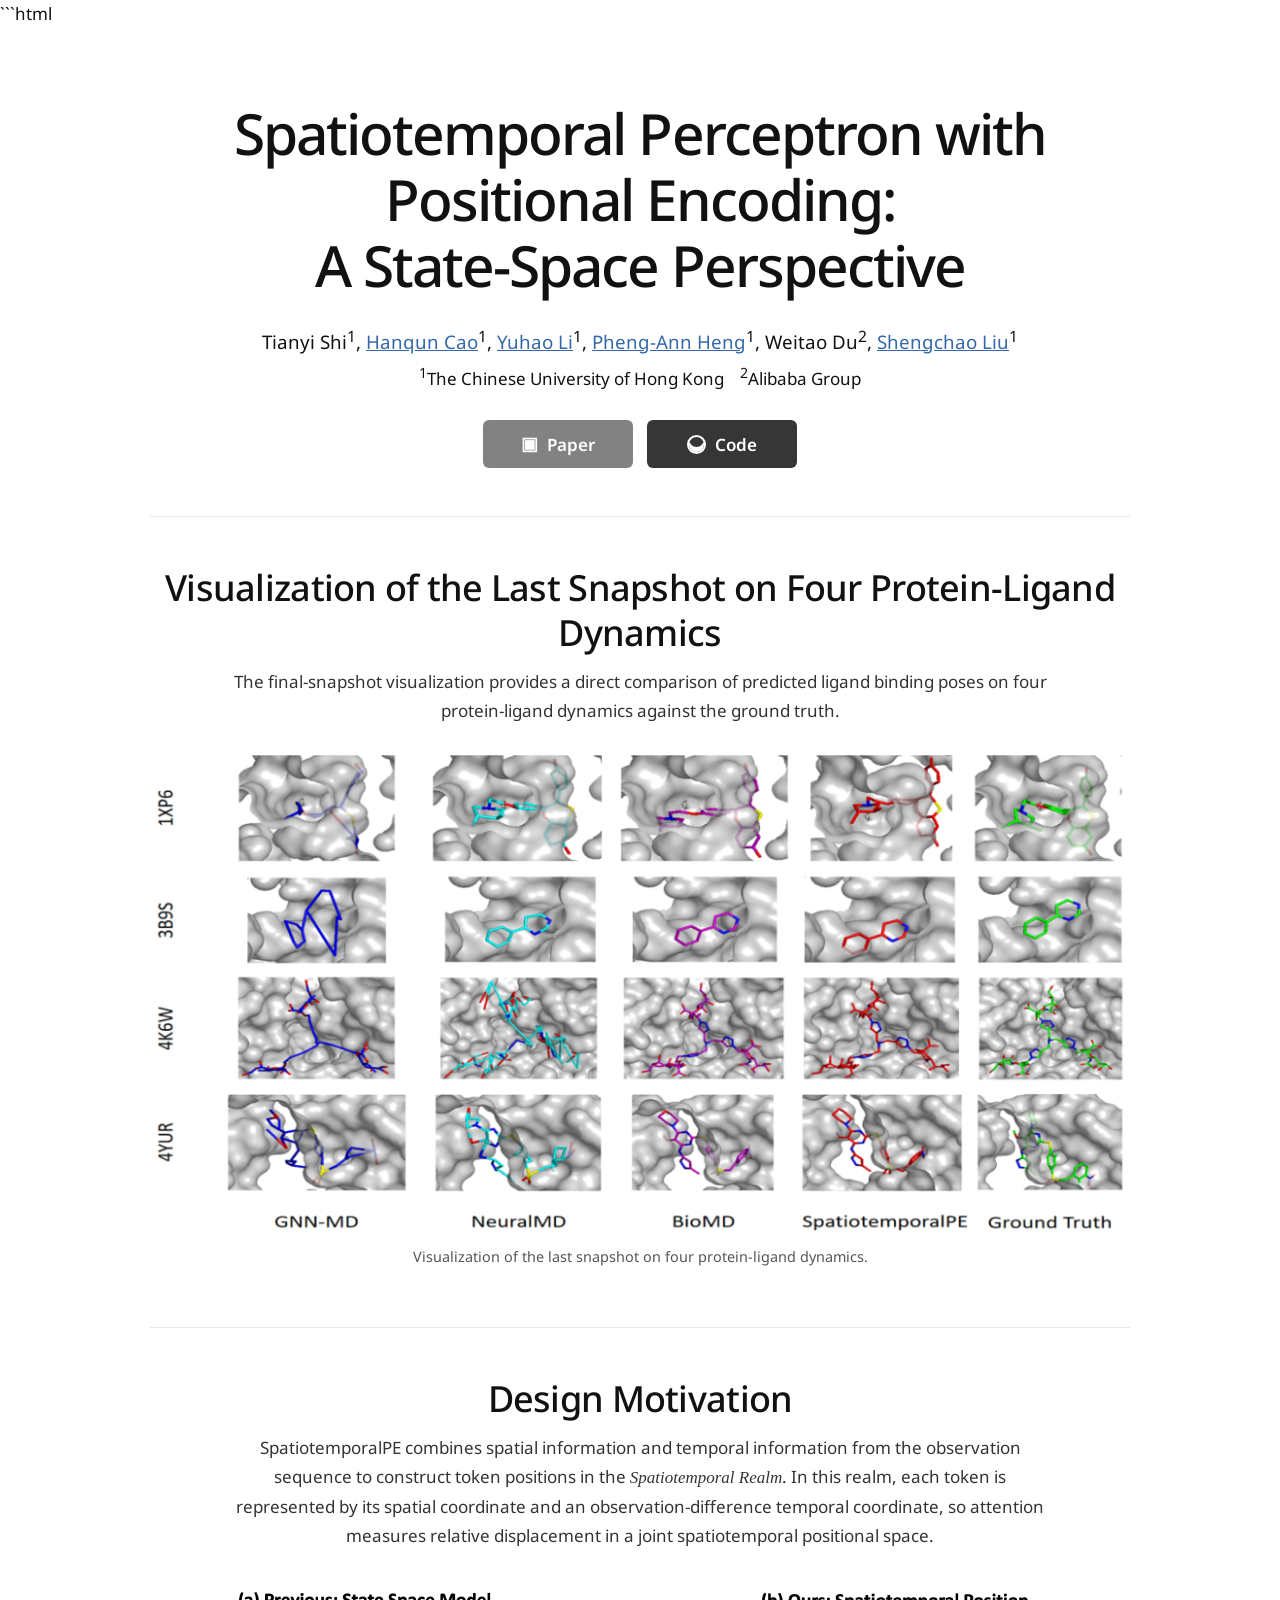
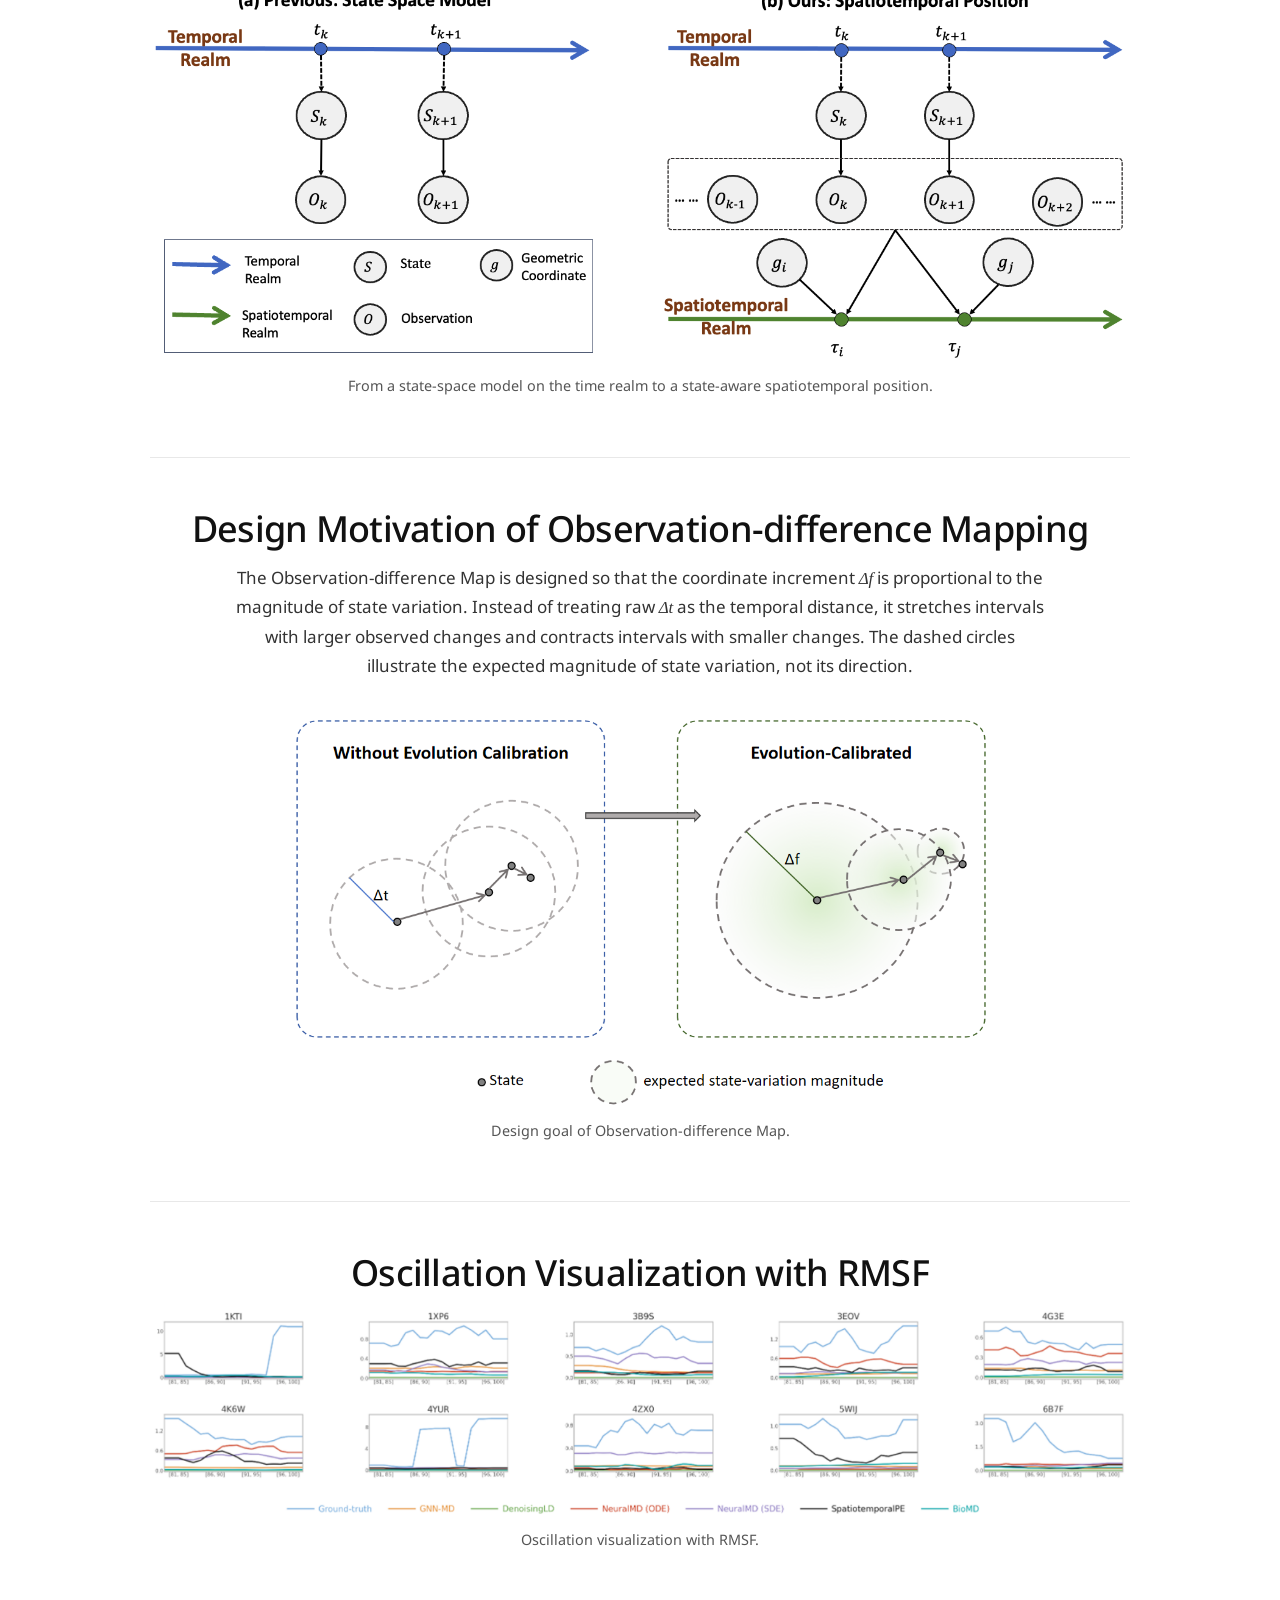
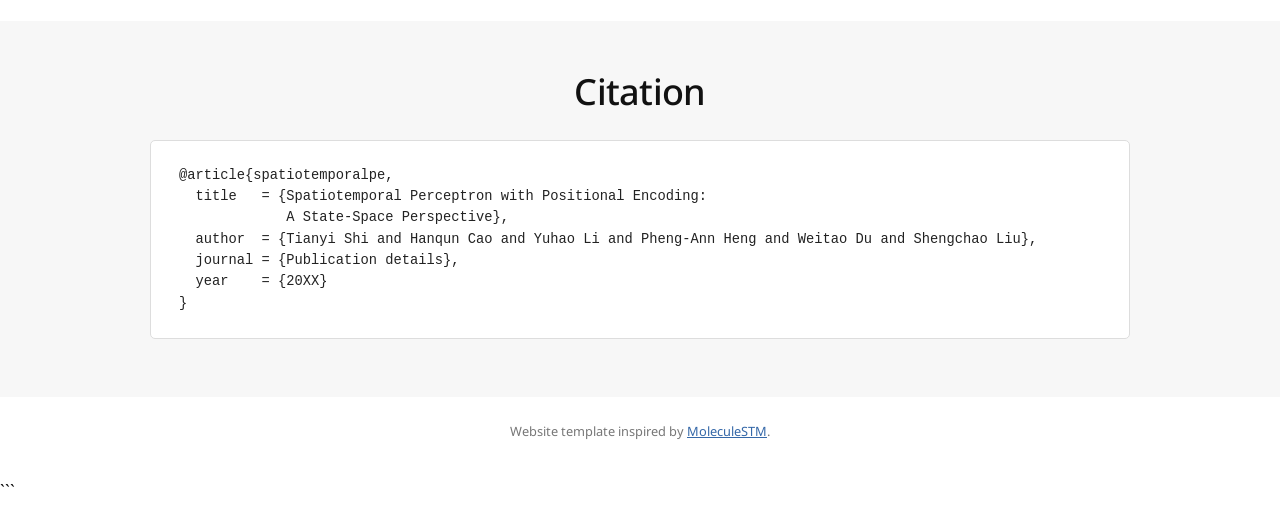
<file: index.html>
```html
<!doctype html>
<html lang="en">
  <head>
    <meta charset="UTF-8" />
    <meta name="viewport" content="width=device-width, initial-scale=1.0" />
    <meta
      name="description"
      content="SpatiotemporalPE: a positional encoding that calibrates temporal distance using observed state variation."
    />
    <title>SpatiotemporalPE</title>
    <link rel="preconnect" href="https://fonts.googleapis.com" />
    <link rel="preconnect" href="https://fonts.gstatic.com" crossorigin />
    <link
      href="https://fonts.googleapis.com/css2?family=Google+Sans:wght@400;500;700&family=Noto+Sans:wght@400;600;700&display=swap"
      rel="stylesheet"
    />
    <link rel="stylesheet" href="style.css" />
  </head>
  <body>
    <main>
      <section class="hero container">
        <h1>
          Spatiotemporal Perceptron with Positional Encoding:
          <span>A State-Space Perspective</span>
        </h1>

        <div class="authors" aria-label="Authors">
          <span>Tianyi Shi</span><sup>1</sup>,
          <a href="https://chq1155.github.io/" target="_blank" rel="noopener noreferrer">Hanqun Cao</a><sup>1</sup>,
          <a href="https://liyuhao.com.cn/" target="_blank" rel="noopener noreferrer">Yuhao Li</a><sup>1</sup>,
          <a href="https://www.cse.cuhk.edu.hk/~pheng/" target="_blank" rel="noopener noreferrer">Pheng-Ann Heng</a><sup>1</sup>,
          <span>Weitao Du</span><sup>2</sup>,
          <a href="https://chao1224.github.io/" target="_blank" rel="noopener noreferrer">Shengchao Liu</a><sup>1</sup>
        </div>

        <p class="venue">
          <sup>1</sup>The Chinese University of Hong Kong &nbsp;&nbsp;
          <sup>2</sup>Alibaba Group
        </p>

        <nav class="links" aria-label="Project links">
          <a class="button disabled" href="#" aria-disabled="true" tabindex="-1">
            <span class="button-icon">▣</span>
            Paper
          </a>
          <a
            class="button"
            href="https://github.com/sty-1112/TemporalPE"
            target="_blank"
            rel="noreferrer"
          >
            <span class="button-icon github-icon" aria-hidden="true"></span>
            Code
          </a>
        </nav>
      </section>

      <section class="paper-section container">
        <h2>Visualization of the Last Snapshot on Four Protein-Ligand Dynamics</h2>
        <p>
          The final-snapshot visualization provides a direct comparison of
          predicted ligand binding poses on four protein-ligand dynamics against
          the ground truth.
        </p>
        <figure>
          <img
            src="assets/figure-3b.png"
            alt="Final snapshot visualizations for four protein-ligand dynamics"
          />
          <figcaption>
            Visualization of the last snapshot on four protein-ligand dynamics.
          </figcaption>
        </figure>
      </section>

      <section class="paper-section container">
        <h2>Design Motivation</h2>
        <p>
          SpatiotemporalPE combines spatial information and temporal information
          from the observation sequence to construct token positions in the
          <span class="math">Spatiotemporal Realm</span>. In this realm, each
          token is represented by its spatial coordinate and an
          observation-difference temporal coordinate, so attention measures
          relative displacement in a joint spatiotemporal positional space.
        </p>
        <figure>
          <img
            src="assets/figure-1.png"
            alt="Comparison between raw time and the SpatiotemporalPE position"
          />
          <figcaption>
            From a state-space model on the time realm to a state-aware
            spatiotemporal position.
          </figcaption>
        </figure>
      </section>

      <section class="paper-section container">
        <h2>Design Motivation of Observation-difference Mapping</h2>
        <p>
          The Observation-difference Map is designed so that the coordinate
          increment <span class="math">Δf</span> is proportional to the magnitude
          of state variation. Instead of treating raw
          <span class="math">Δt</span> as the temporal distance, it stretches
          intervals with larger observed changes and contracts intervals with
          smaller changes. The dashed circles illustrate the expected magnitude
          of state variation, not its direction.
        </p>
        <figure class="narrow">
          <img
            src="assets/figure-2b.png"
            alt="Design goal of the observation-difference map"
          />
          <figcaption>
            Design goal of Observation-difference Map.
          </figcaption>
        </figure>
      </section>

      <section class="paper-section container">
        <h2>Oscillation Visualization with RMSF</h2>
        <figure>
          <img
            src="assets/figure-3a.png"
            alt="RMSF oscillation curves for protein-ligand trajectories"
          />
          <figcaption>
            Oscillation visualization with RMSF.
          </figcaption>
        </figure>
      </section>

      <section class="citation-section">
        <div class="container">
          <h2>Citation</h2>
          <pre><code>@article{spatiotemporalpe,
  title   = {Spatiotemporal Perceptron with Positional Encoding:
             A State-Space Perspective},
  author  = {Tianyi Shi and Hanqun Cao and Yuhao Li and Pheng-Ann Heng and Weitao Du and Shengchao Liu},
  journal = {Publication details},
  year    = {20XX}
}</code></pre>
        </div>
      </section>
    </main>

    <footer>
      <p>
        Website template inspired by
        <a href="https://chao1224.github.io/MoleculeSTM">MoleculeSTM</a>.
      </p>
    </footer>
  </body>
</html>
```
</file>
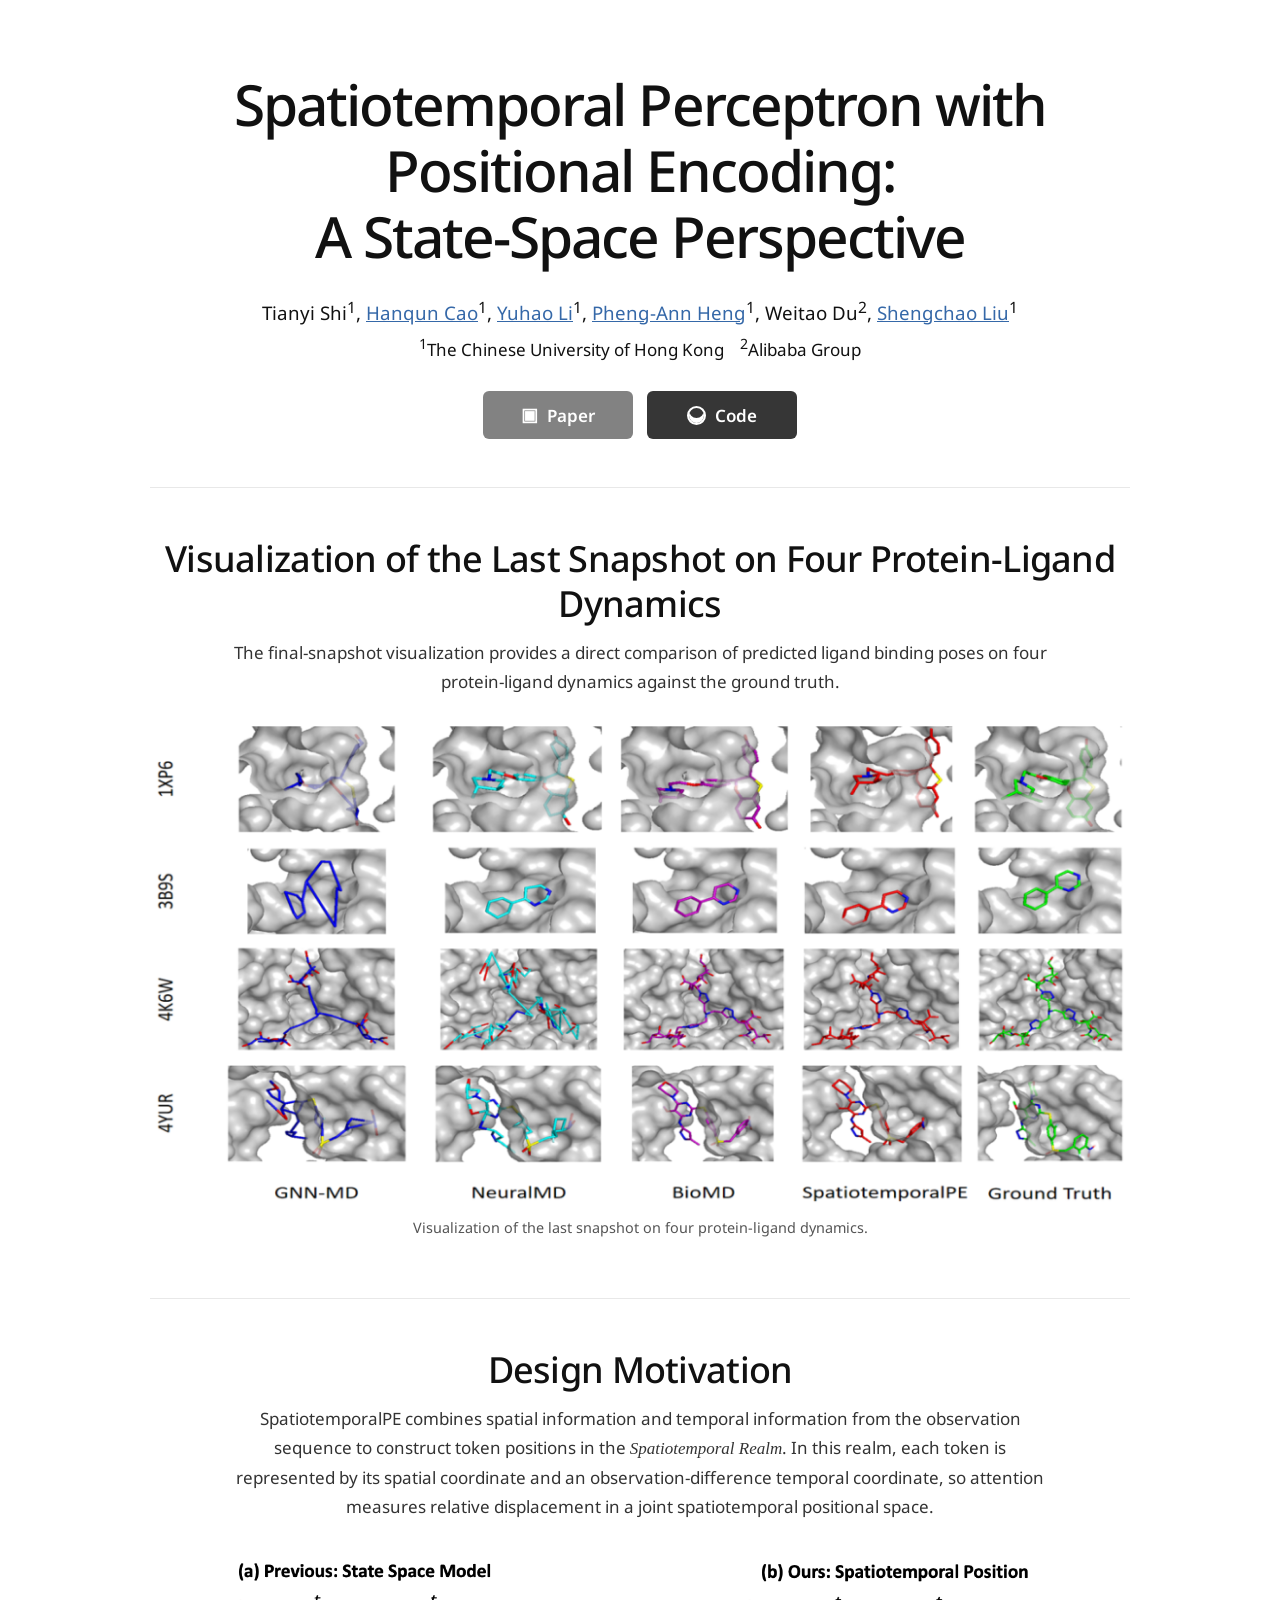
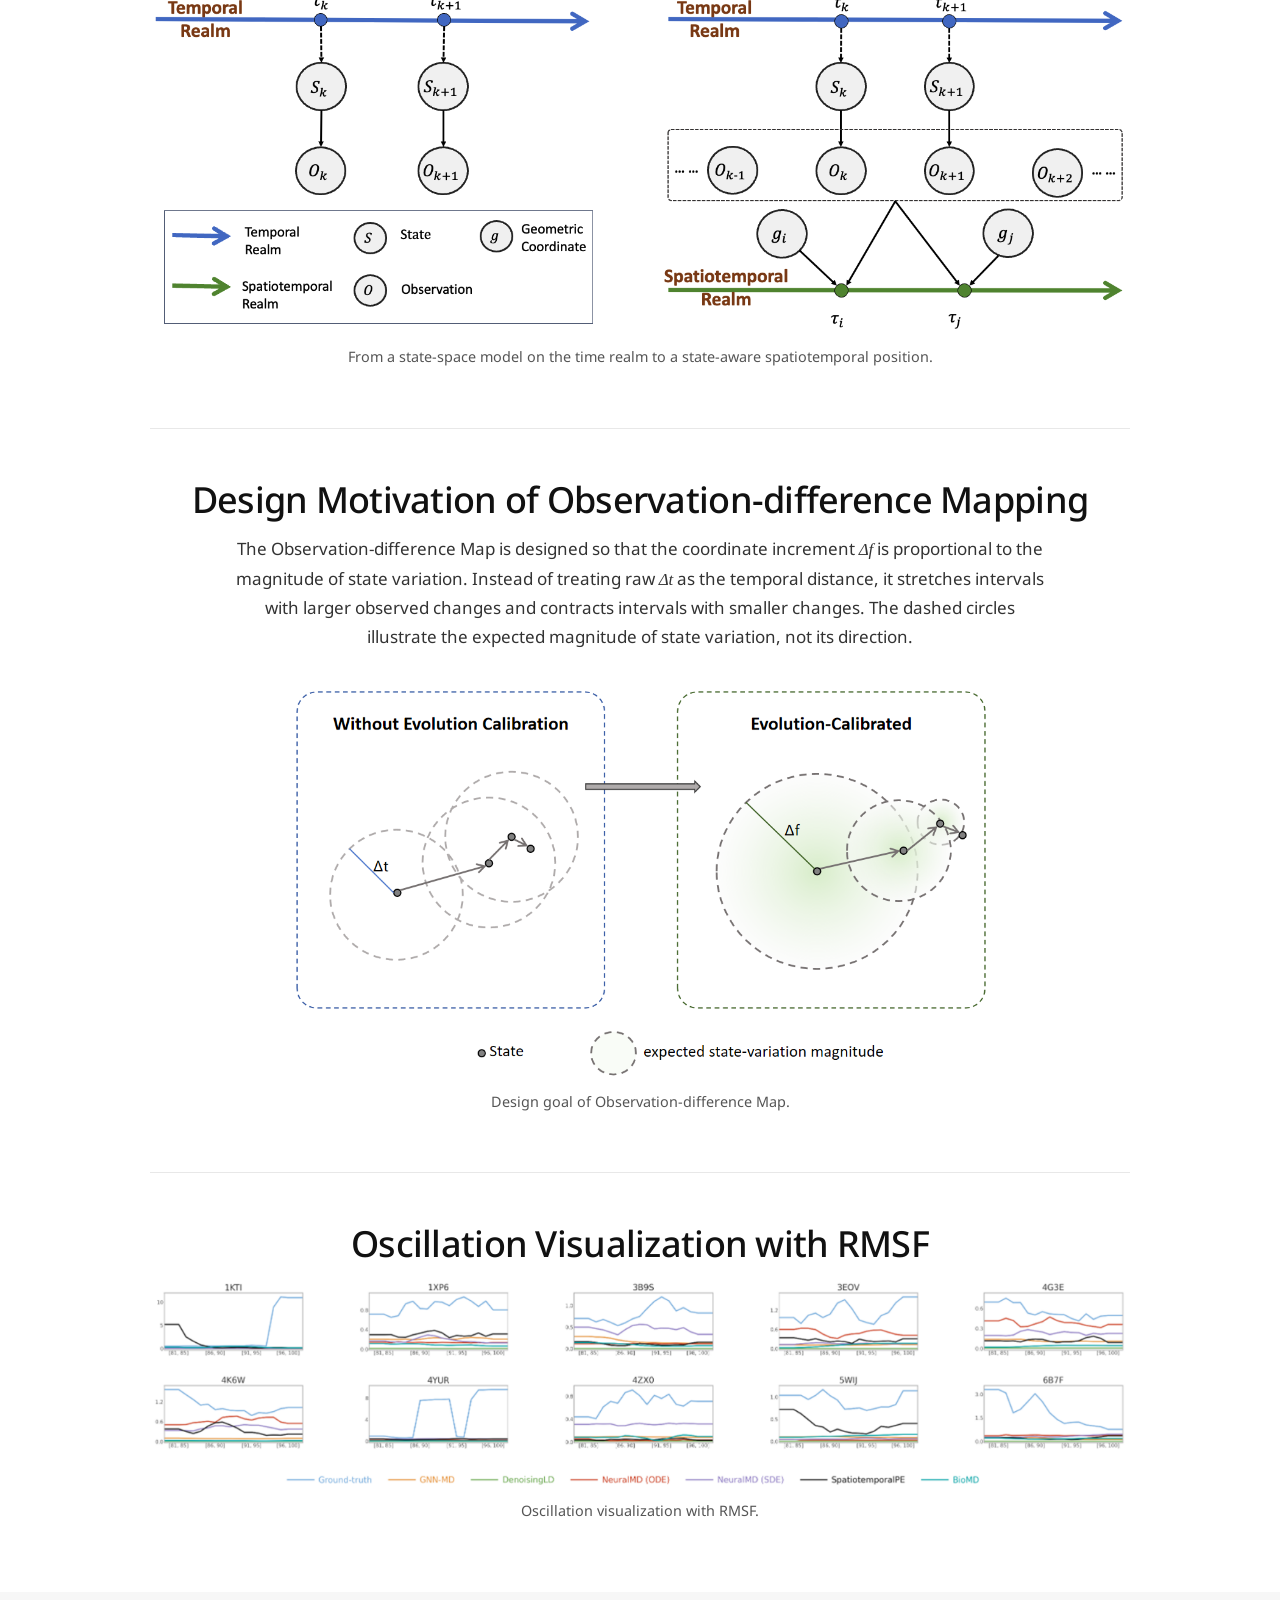
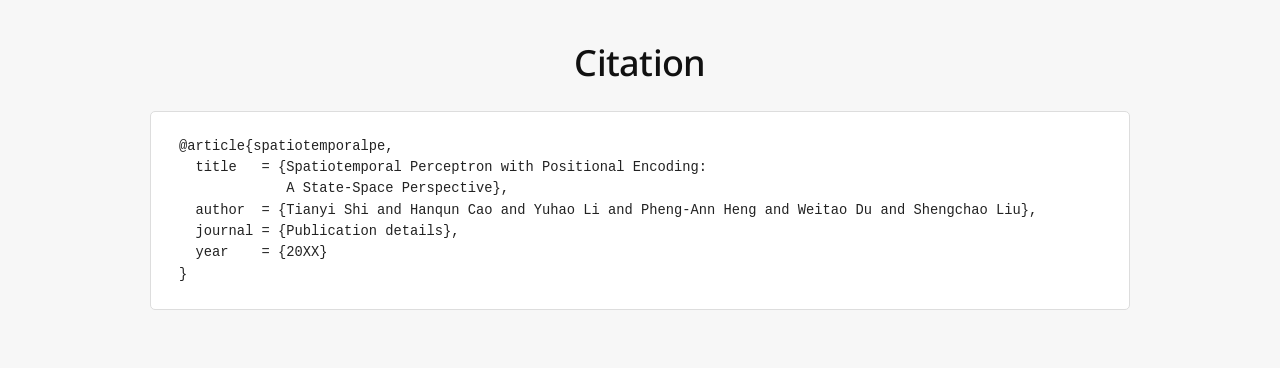
<file: docs/index.html>
<!doctype html>
<html lang="en">
  <head>
    <meta charset="UTF-8" />
    <meta name="viewport" content="width=device-width, initial-scale=1.0" />
    <meta
      name="description"
      content="SpatiotemporalPE: a positional encoding that calibrates temporal distance using observed state variation."
    />
    <title>SpatiotemporalPE</title>
    <link rel="preconnect" href="https://fonts.googleapis.com" />
    <link rel="preconnect" href="https://fonts.gstatic.com" crossorigin />
    <link
      href="https://fonts.googleapis.com/css2?family=Google+Sans:wght@400;500;700&family=Noto+Sans:wght@400;600;700&display=swap"
      rel="stylesheet"
    />
    <link rel="stylesheet" href="style.css" />
  </head>
  <body>
    <main>
      <section class="hero container">
        <h1>
          Spatiotemporal Perceptron with Positional Encoding:
          <span>A State-Space Perspective</span>
        </h1>

        <div class="authors" aria-label="Authors">
          <span>Tianyi Shi</span><sup>1</sup>,
          <a href="https://chq1155.github.io/" target="_blank" rel="noopener noreferrer">Hanqun Cao</a><sup>1</sup>,
          <a href="https://liyuhao.com.cn/" target="_blank" rel="noopener noreferrer">Yuhao Li</a><sup>1</sup>,
          <a href="https://www.cse.cuhk.edu.hk/~pheng/" target="_blank" rel="noopener noreferrer">Pheng-Ann Heng</a><sup>1</sup>,
          <span>Weitao Du</span><sup>2</sup>,
          <a href="https://chao1224.github.io/" target="_blank" rel="noopener noreferrer">Shengchao Liu</a><sup>1</sup>
        </div>

        <p class="venue">
          <sup>1</sup>The Chinese University of Hong Kong &nbsp;&nbsp;
          <sup>2</sup>Alibaba Group
        </p>

        <nav class="links" aria-label="Project links">
          <a class="button disabled" href="#" aria-disabled="true" tabindex="-1">
            <span class="button-icon">▣</span>
            Paper
          </a>
          <a
            class="button"
            href="https://github.com/sty-1112/TemporalPE"
            target="_blank"
            rel="noreferrer"
          >
            <span class="button-icon github-icon" aria-hidden="true"></span>
            Code
          </a>
        </nav>
      </section>

      <section class="paper-section container">
        <h2>Visualization of the Last Snapshot on Four Protein-Ligand Dynamics</h2>
        <p>
          The final-snapshot visualization provides a direct comparison of
          predicted ligand binding poses on four protein-ligand dynamics against
          the ground truth.
        </p>
        <figure>
          <img
            src="assets/figure-3b.png"
            alt="Final snapshot visualizations for four protein-ligand dynamics"
          />
          <figcaption>
            Visualization of the last snapshot on four protein-ligand dynamics.
          </figcaption>
        </figure>
      </section>

      <section class="paper-section container">
        <h2>Design Motivation</h2>
        <p>
          SpatiotemporalPE combines spatial information and temporal information
          from the observation sequence to construct token positions in the
          <span class="math">Spatiotemporal Realm</span>. In this realm, each
          token is represented by its spatial coordinate and an
          observation-difference temporal coordinate, so attention measures
          relative displacement in a joint spatiotemporal positional space.
        </p>
        <figure>
          <img
            src="assets/figure-1.png"
            alt="Comparison between raw time and the SpatiotemporalPE position"
          />
          <figcaption>
            From a state-space model on the time realm to a state-aware
            spatiotemporal position.
          </figcaption>
        </figure>
      </section>

      <section class="paper-section container">
        <h2>Design Motivation of Observation-difference Mapping</h2>
        <p>
          The Observation-difference Map is designed so that the coordinate
          increment <span class="math">Δf</span> is proportional to the magnitude
          of state variation. Instead of treating raw
          <span class="math">Δt</span> as the temporal distance, it stretches
          intervals with larger observed changes and contracts intervals with
          smaller changes. The dashed circles illustrate the expected magnitude
          of state variation, not its direction.
        </p>
        <figure class="narrow">
          <img
            src="assets/figure-2b.png"
            alt="Design goal of the observation-difference map"
          />
          <figcaption>
            Design goal of Observation-difference Map.
          </figcaption>
        </figure>
      </section>

      <section class="paper-section container">
        <h2>Oscillation Visualization with RMSF</h2>
        <figure>
          <img
            src="assets/figure-3a.png"
            alt="RMSF oscillation curves for protein-ligand trajectories"
          />
          <figcaption>
            Oscillation visualization with RMSF.
          </figcaption>
        </figure>
      </section>

      <section class="citation-section">
        <div class="container">
          <h2>Citation</h2>
          <pre><code>@article{spatiotemporalpe,
  title   = {Spatiotemporal Perceptron with Positional Encoding:
             A State-Space Perspective},
  author  = {Tianyi Shi and Hanqun Cao and Yuhao Li and Pheng-Ann Heng and Weitao Du and Shengchao Liu},
  journal = {Publication details},
  year    = {20XX}
}</code></pre>
        </div>
      </section>
    </main>
  </body>
</html>
</file>
<file: style.css>
:root {
  --ink: #111;
  --muted: #555;
  --line: #e8e8e8;
  --panel: #f7f7f7;
  --button: #363636;
  --link: #3568a8;
}

* {
  box-sizing: border-box;
}

html {
  scroll-behavior: smooth;
}

body {
  margin: 0;
  color: var(--ink);
  background: #fff;
  font-family: "Noto Sans", Arial, sans-serif;
  font-size: 17px;
  line-height: 1.7;
}

.container {
  width: min(100% - 40px, 980px);
  margin-inline: auto;
}

.hero {
  padding: 72px 0 48px;
  text-align: center;
}

h1,
h2 {
  font-family: "Google Sans", "Noto Sans", Arial, sans-serif;
}

h1 {
  max-width: 1100px;
  margin: 0 auto 24px;
  font-size: clamp(2.1rem, 4.8vw, 3.55rem);
  font-weight: 500;
  line-height: 1.16;
  letter-spacing: -0.035em;
}

h1 span {
  display: block;
}

.authors {
  margin: 12px 0 2px;
  font-size: 1.17rem;
}

.placeholder {
  color: #777;
  font-style: italic;
}

.venue {
  margin: 3px 0 27px;
}

.links {
  display: flex;
  justify-content: center;
  gap: 14px;
  flex-wrap: wrap;
}

.button {
  display: inline-flex;
  min-width: 150px;
  min-height: 48px;
  align-items: center;
  justify-content: center;
  gap: 9px;
  padding: 9px 20px;
  border-radius: 6px;
  color: #fff;
  background: var(--button);
  text-decoration: none;
  font-weight: 600;
  line-height: 1;
  transition:
    transform 160ms ease,
    background 160ms ease;
}

.button:hover {
  background: #111;
  transform: translateY(-1px);
}

.button small {
  font-size: 0.65rem;
  font-weight: 400;
  opacity: 0.72;
}

.button.disabled {
  cursor: not-allowed;
  opacity: 0.62;
}

.button.disabled:hover {
  background: var(--button);
  transform: none;
}

.button-icon {
  font-size: 1.1rem;
}

.github-icon {
  width: 19px;
  height: 19px;
  border: 2px solid currentColor;
  border-radius: 50%;
  box-shadow: inset 0 -5px 0 currentColor;
}

.paper-section {
  padding: 48px 0 58px;
  border-top: 1px solid var(--line);
  text-align: center;
}

.paper-section h2,
.citation-section h2 {
  margin: 0 0 13px;
  font-size: clamp(1.65rem, 3vw, 2.25rem);
  font-weight: 500;
  line-height: 1.25;
  letter-spacing: -0.02em;
}

.paper-section > p {
  max-width: 820px;
  margin: 0 auto 29px;
  color: #333;
}

.math {
  font-family: Georgia, serif;
  font-style: italic;
}

figure {
  margin: 0 auto;
}

figure.narrow {
  max-width: 700px;
}

figure img {
  display: block;
  width: 100%;
  height: auto;
  margin: 0 auto;
  object-fit: contain;
}

figcaption {
  margin-top: 11px;
  color: var(--muted);
  font-size: 0.9rem;
}

.citation-section {
  margin-top: 10px;
  padding: 48px 0 58px;
  background: var(--panel);
}

.citation-section h2 {
  text-align: center;
}

pre {
  overflow-x: auto;
  margin: 26px auto 0;
  padding: 24px 28px;
  border: 1px solid #ddd;
  border-radius: 5px;
  background: #fff;
  color: #222;
  font-size: 0.86rem;
  line-height: 1.55;
  text-align: left;
  white-space: pre-wrap;
}

footer {
  padding: 24px 20px 34px;
  color: #777;
  font-size: 0.8rem;
  text-align: center;
}

footer p {
  margin: 0;
}

a {
  color: var(--link);
}

@media (max-width: 640px) {
  body {
    font-size: 15px;
  }

  .container {
    width: min(100% - 28px, 980px);
  }

  .hero {
    padding-top: 48px;
  }

  .paper-section {
    padding: 38px 0 45px;
  }

  .button {
    min-width: 140px;
  }

  pre {
    padding: 18px;
    font-size: 0.73rem;
  }
}
</file>
<file: docs/style.css>
:root {
  --ink: #111;
  --muted: #555;
  --line: #e8e8e8;
  --panel: #f7f7f7;
  --button: #363636;
  --link: #3568a8;
}

* {
  box-sizing: border-box;
}

html {
  scroll-behavior: smooth;
}

body {
  margin: 0;
  color: var(--ink);
  background: #fff;
  font-family: "Noto Sans", Arial, sans-serif;
  font-size: 17px;
  line-height: 1.7;
}

.container {
  width: min(100% - 40px, 980px);
  margin-inline: auto;
}

.hero {
  padding: 72px 0 48px;
  text-align: center;
}

h1,
h2 {
  font-family: "Google Sans", "Noto Sans", Arial, sans-serif;
}

h1 {
  max-width: 1100px;
  margin: 0 auto 24px;
  font-size: clamp(2.1rem, 4.8vw, 3.55rem);
  font-weight: 500;
  line-height: 1.16;
  letter-spacing: -0.035em;
}

h1 span {
  display: block;
}

.authors {
  margin: 12px 0 2px;
  font-size: 1.17rem;
}

.placeholder {
  color: #777;
  font-style: italic;
}

.venue {
  margin: 3px 0 27px;
}

.links {
  display: flex;
  justify-content: center;
  gap: 14px;
  flex-wrap: wrap;
}

.button {
  display: inline-flex;
  min-width: 150px;
  min-height: 48px;
  align-items: center;
  justify-content: center;
  gap: 9px;
  padding: 9px 20px;
  border-radius: 6px;
  color: #fff;
  background: var(--button);
  text-decoration: none;
  font-weight: 600;
  line-height: 1;
  transition:
    transform 160ms ease,
    background 160ms ease;
}

.button:hover {
  background: #111;
  transform: translateY(-1px);
}

.button small {
  font-size: 0.65rem;
  font-weight: 400;
  opacity: 0.72;
}

.button.disabled {
  cursor: not-allowed;
  opacity: 0.62;
}

.button.disabled:hover {
  background: var(--button);
  transform: none;
}

.button-icon {
  font-size: 1.1rem;
}

.github-icon {
  width: 19px;
  height: 19px;
  border: 2px solid currentColor;
  border-radius: 50%;
  box-shadow: inset 0 -5px 0 currentColor;
}

.paper-section {
  padding: 48px 0 58px;
  border-top: 1px solid var(--line);
  text-align: center;
}

.paper-section h2,
.citation-section h2 {
  margin: 0 0 13px;
  font-size: clamp(1.65rem, 3vw, 2.25rem);
  font-weight: 500;
  line-height: 1.25;
  letter-spacing: -0.02em;
}

.paper-section > p {
  max-width: 820px;
  margin: 0 auto 29px;
  color: #333;
}

.math {
  font-family: Georgia, serif;
  font-style: italic;
}

figure {
  margin: 0 auto;
}

figure.narrow {
  max-width: 700px;
}

figure img {
  display: block;
  width: 100%;
  height: auto;
  margin: 0 auto;
  object-fit: contain;
}

figcaption {
  margin-top: 11px;
  color: var(--muted);
  font-size: 0.9rem;
}

.citation-section {
  margin-top: 10px;
  padding: 48px 0 58px;
  background: var(--panel);
}

.citation-section h2 {
  text-align: center;
}

pre {
  overflow-x: auto;
  margin: 26px auto 0;
  padding: 24px 28px;
  border: 1px solid #ddd;
  border-radius: 5px;
  background: #fff;
  color: #222;
  font-size: 0.86rem;
  line-height: 1.55;
  text-align: left;
  white-space: pre-wrap;
}

footer {
  padding: 24px 20px 34px;
  color: #777;
  font-size: 0.8rem;
  text-align: center;
}

footer p {
  margin: 0;
}

a {
  color: var(--link);
}

@media (max-width: 640px) {
  body {
    font-size: 15px;
  }

  .container {
    width: min(100% - 28px, 980px);
  }

  .hero {
    padding-top: 48px;
  }

  .paper-section {
    padding: 38px 0 45px;
  }

  .button {
    min-width: 140px;
  }

  pre {
    padding: 18px;
    font-size: 0.73rem;
  }
}
</file>
